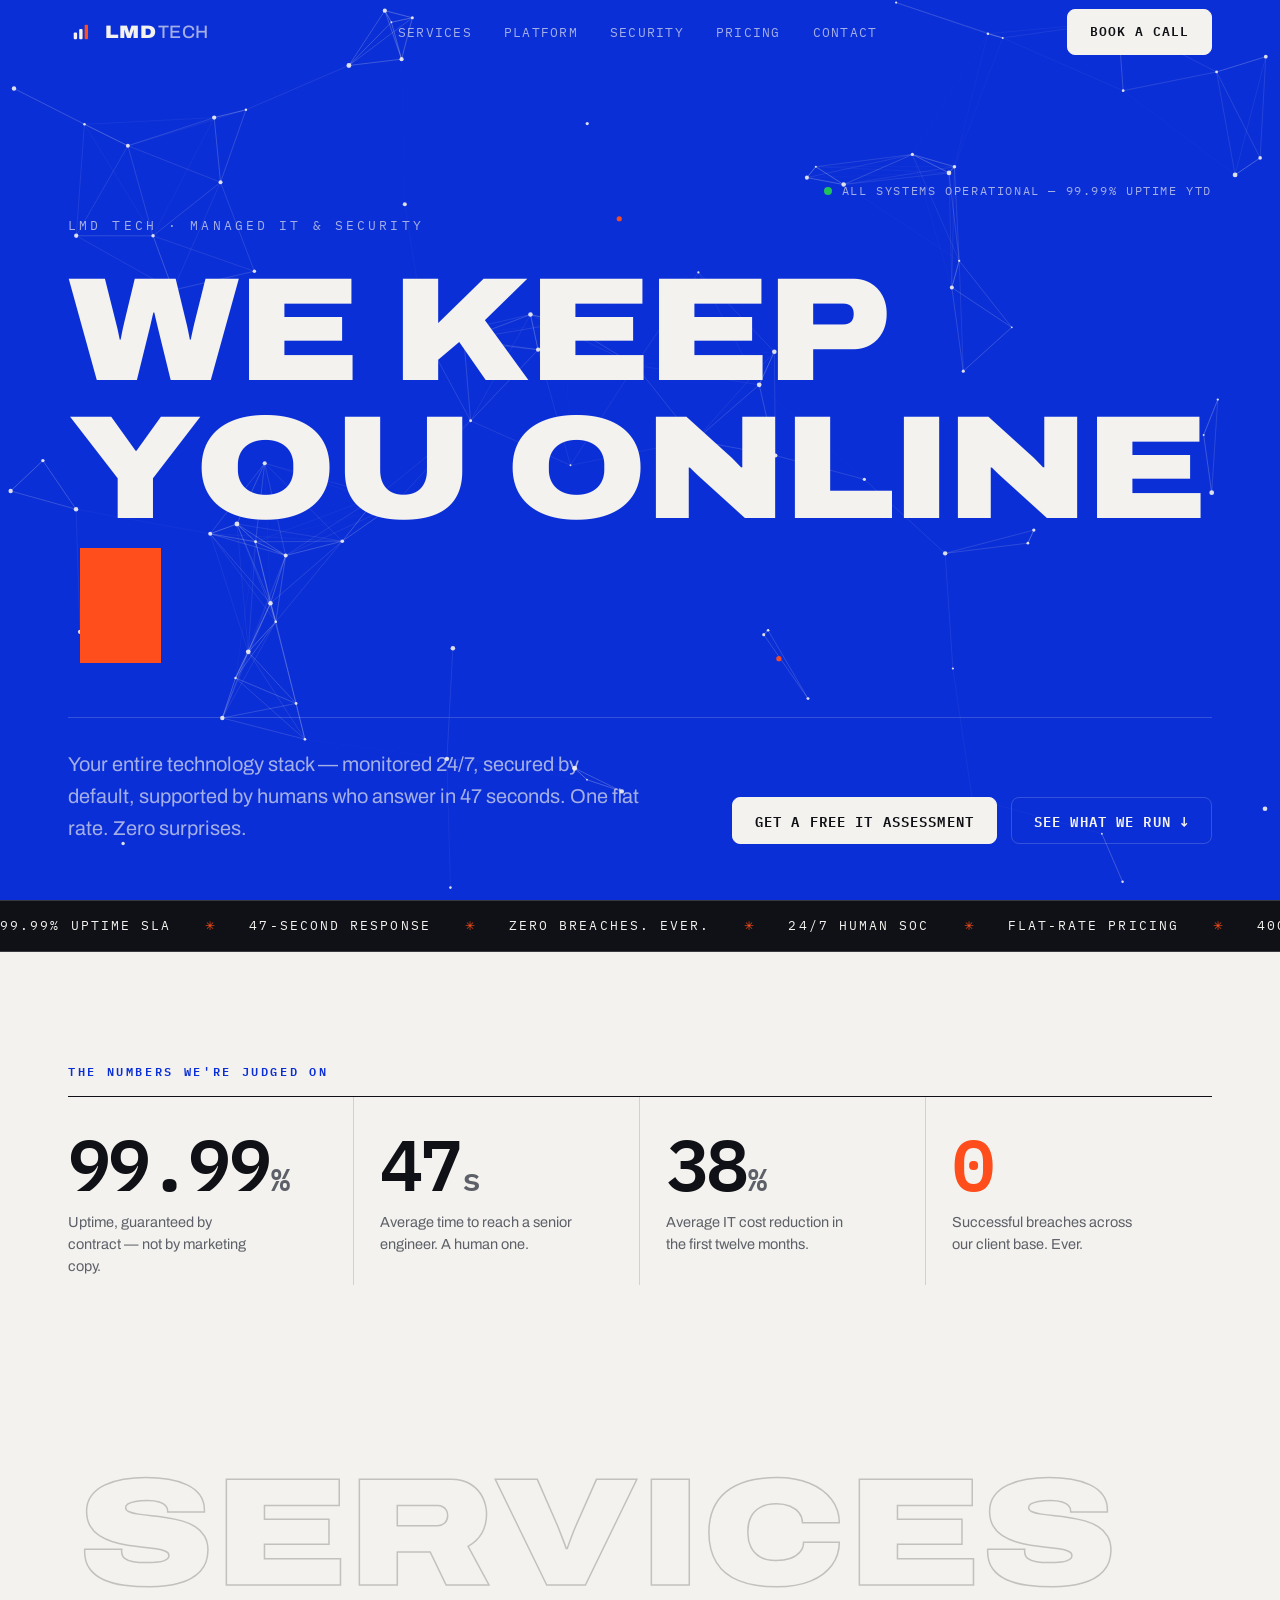
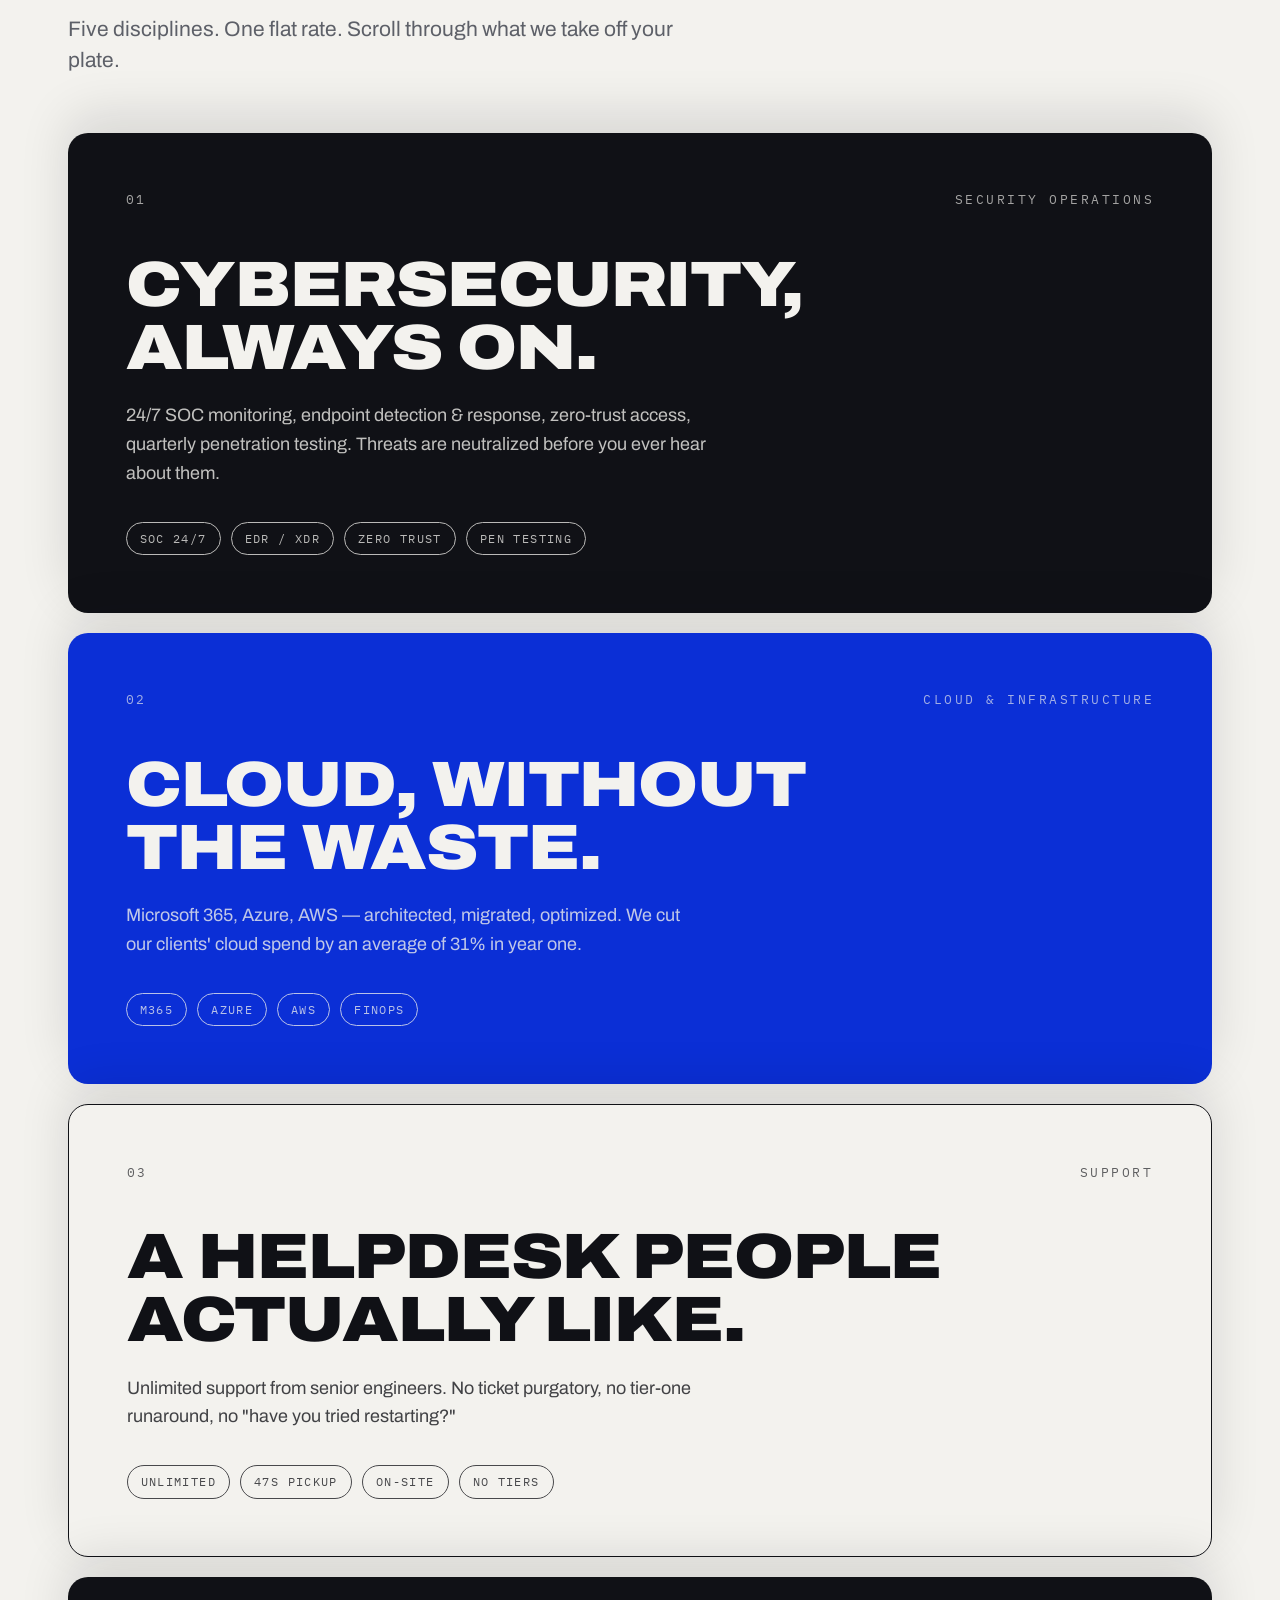
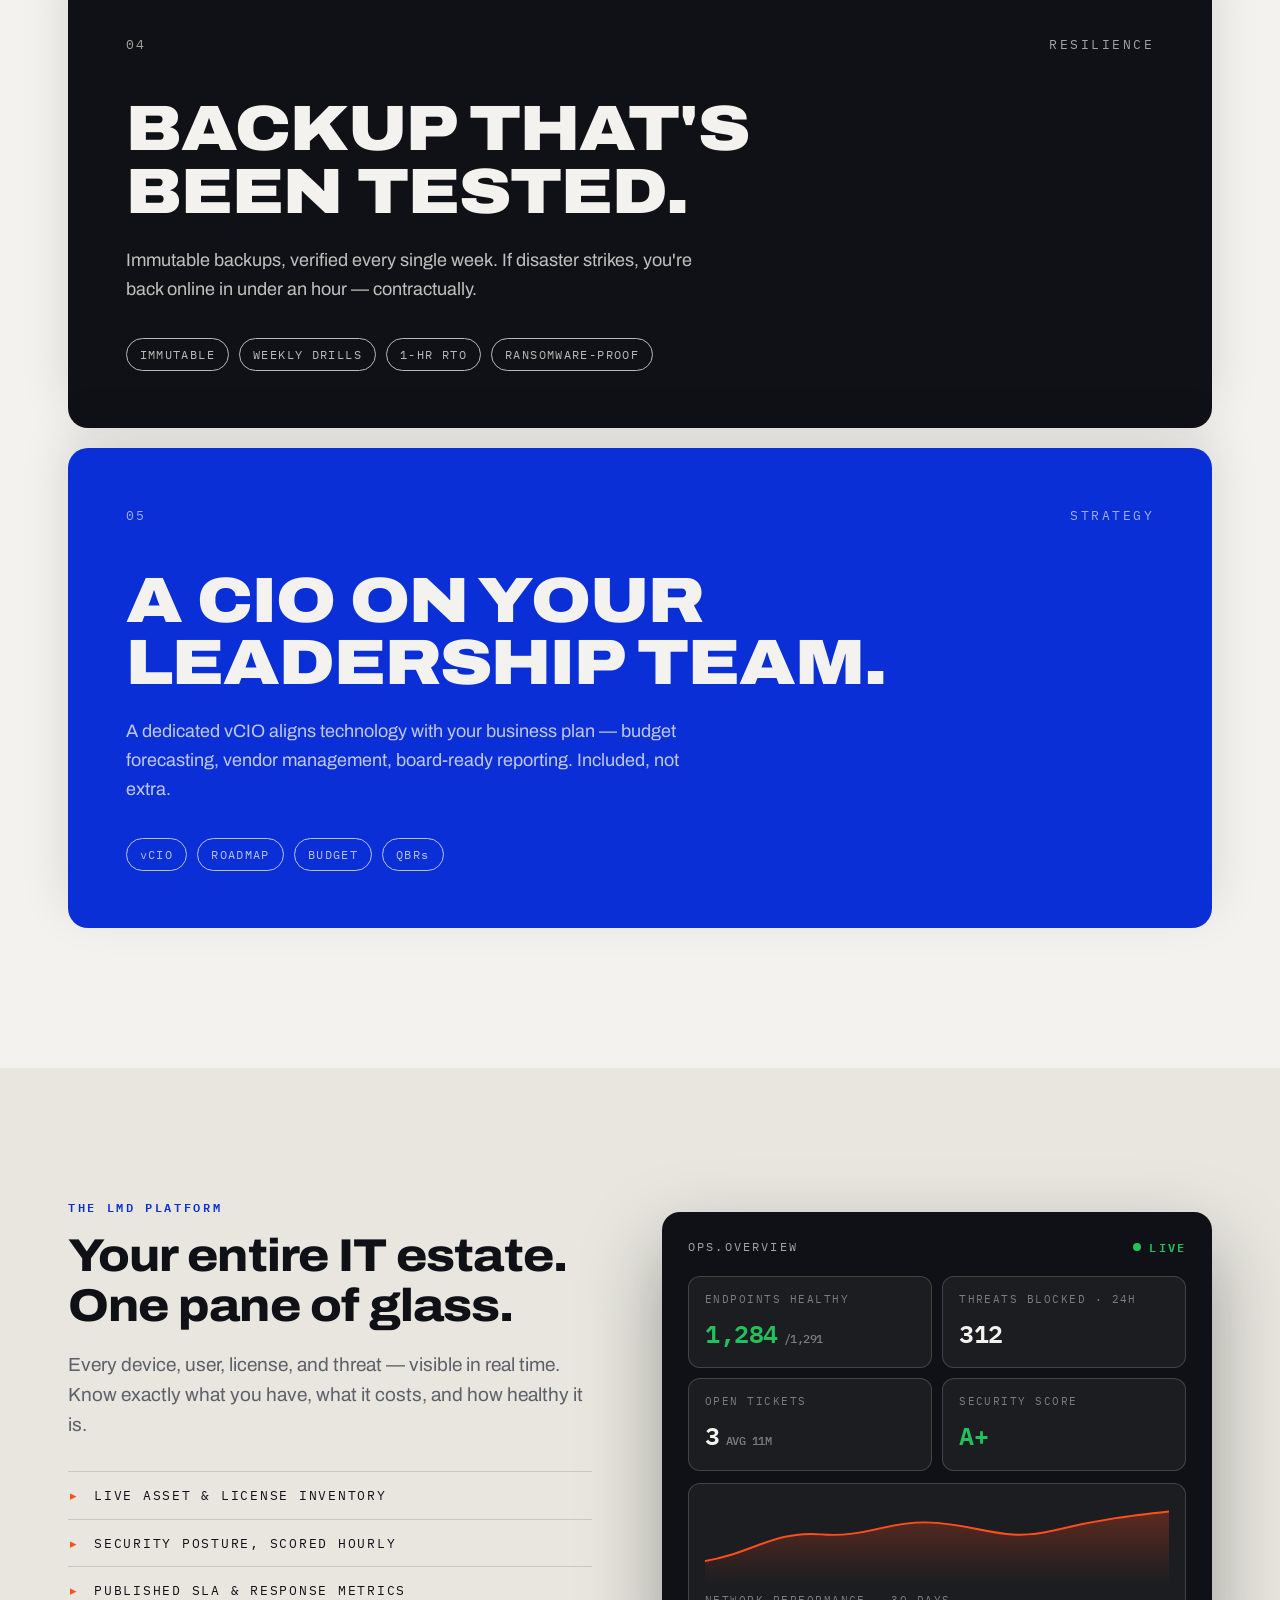
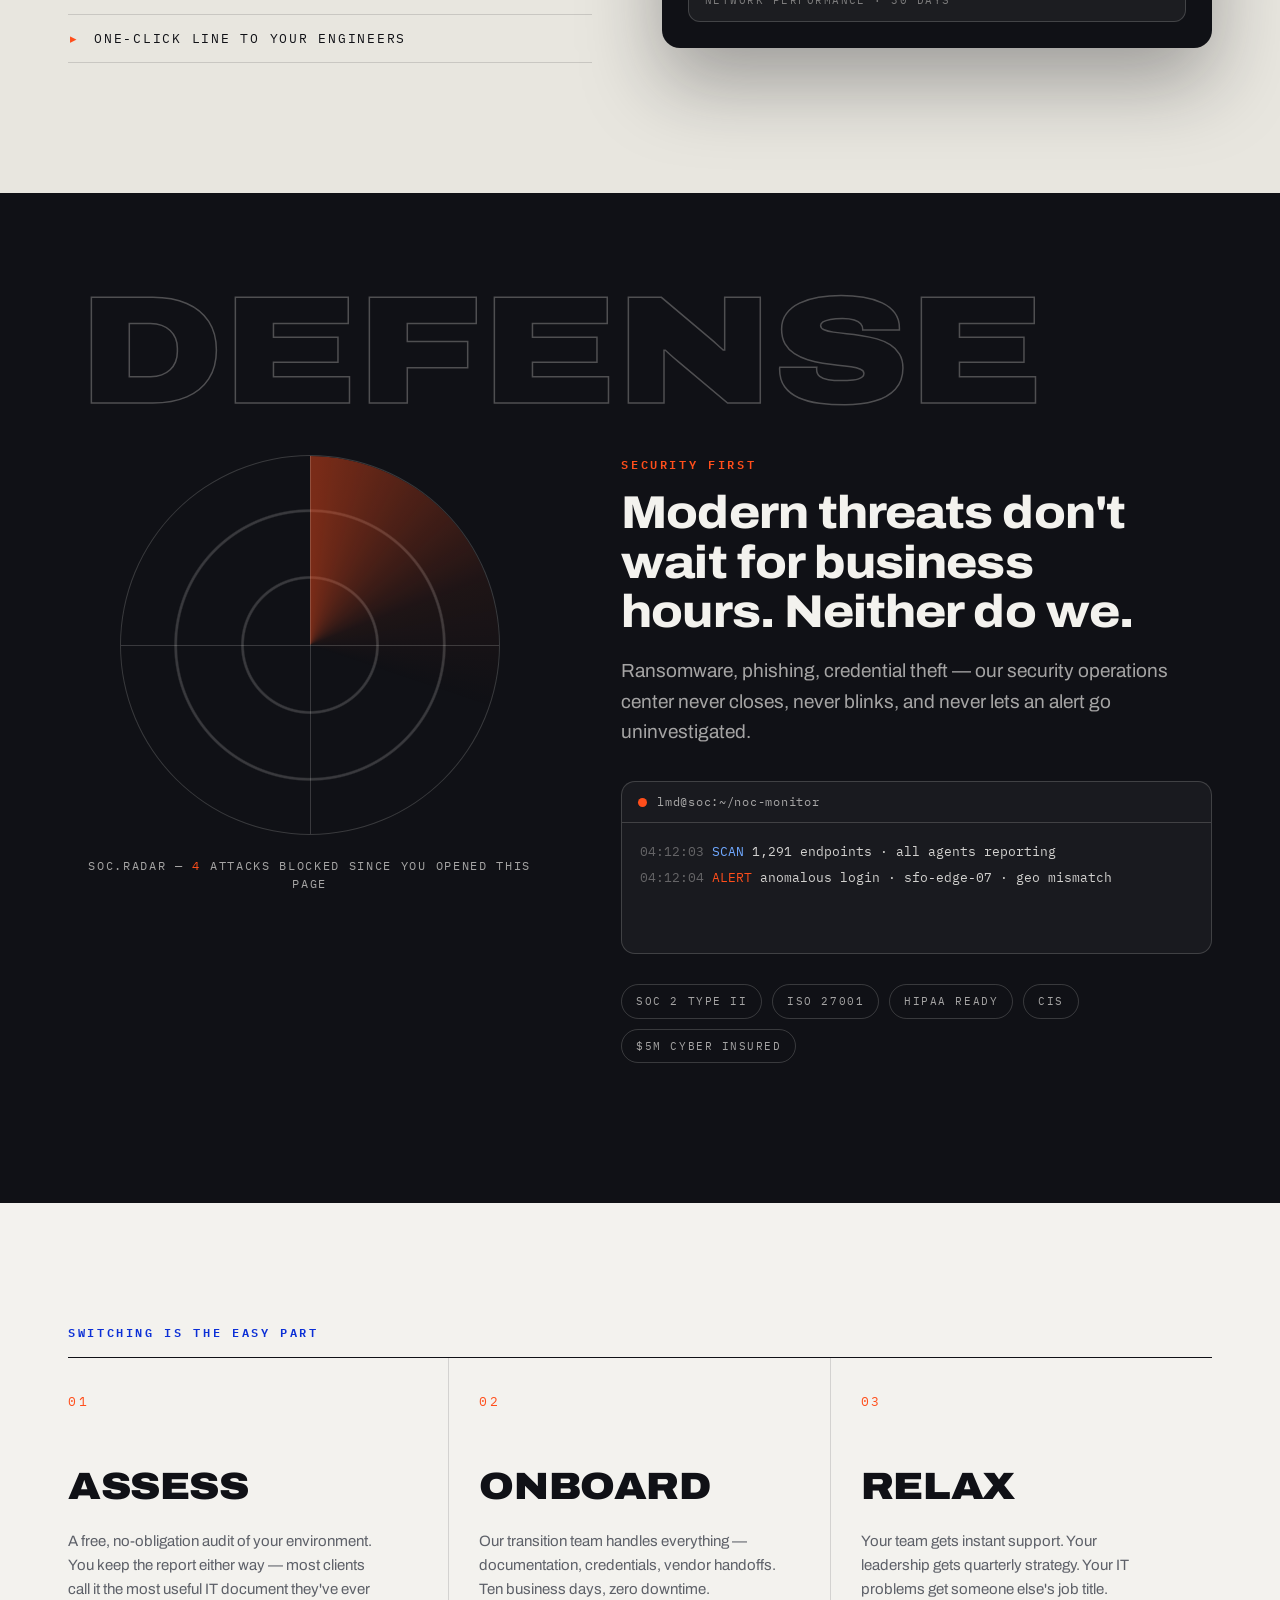
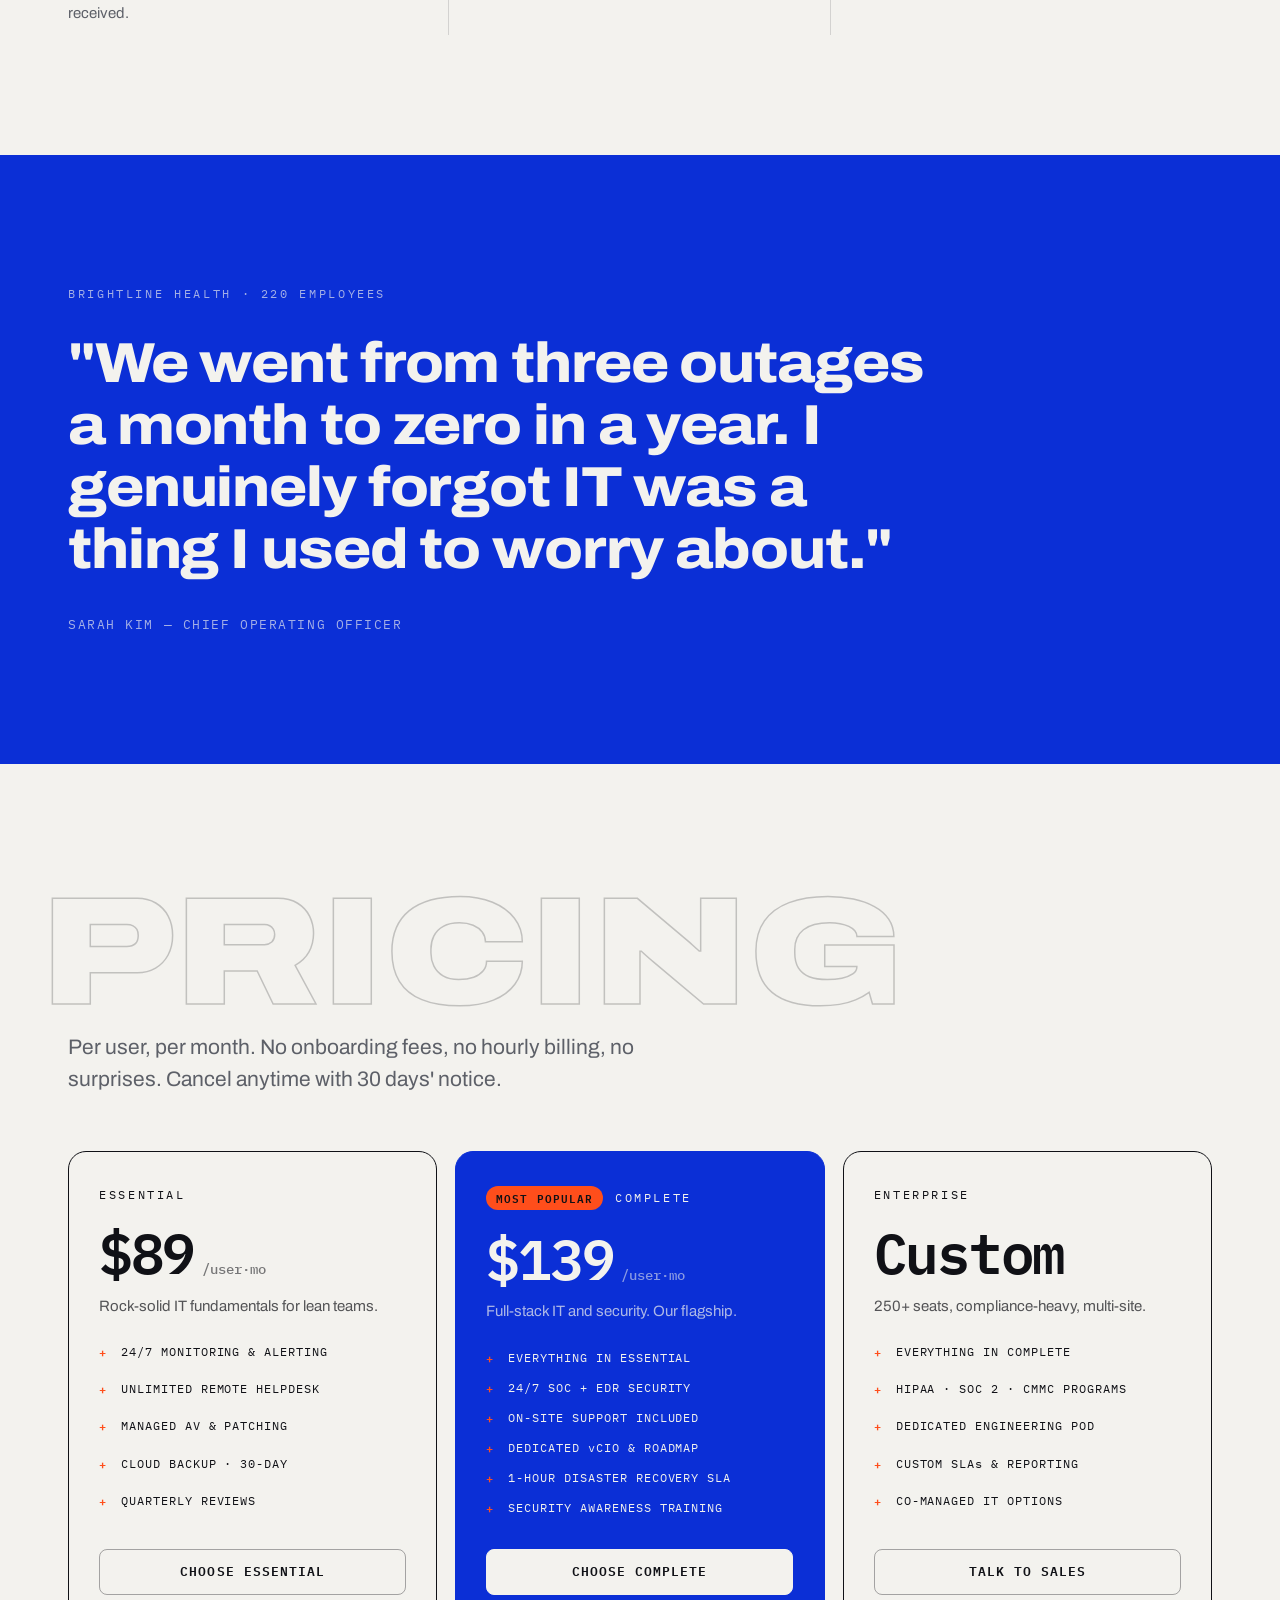
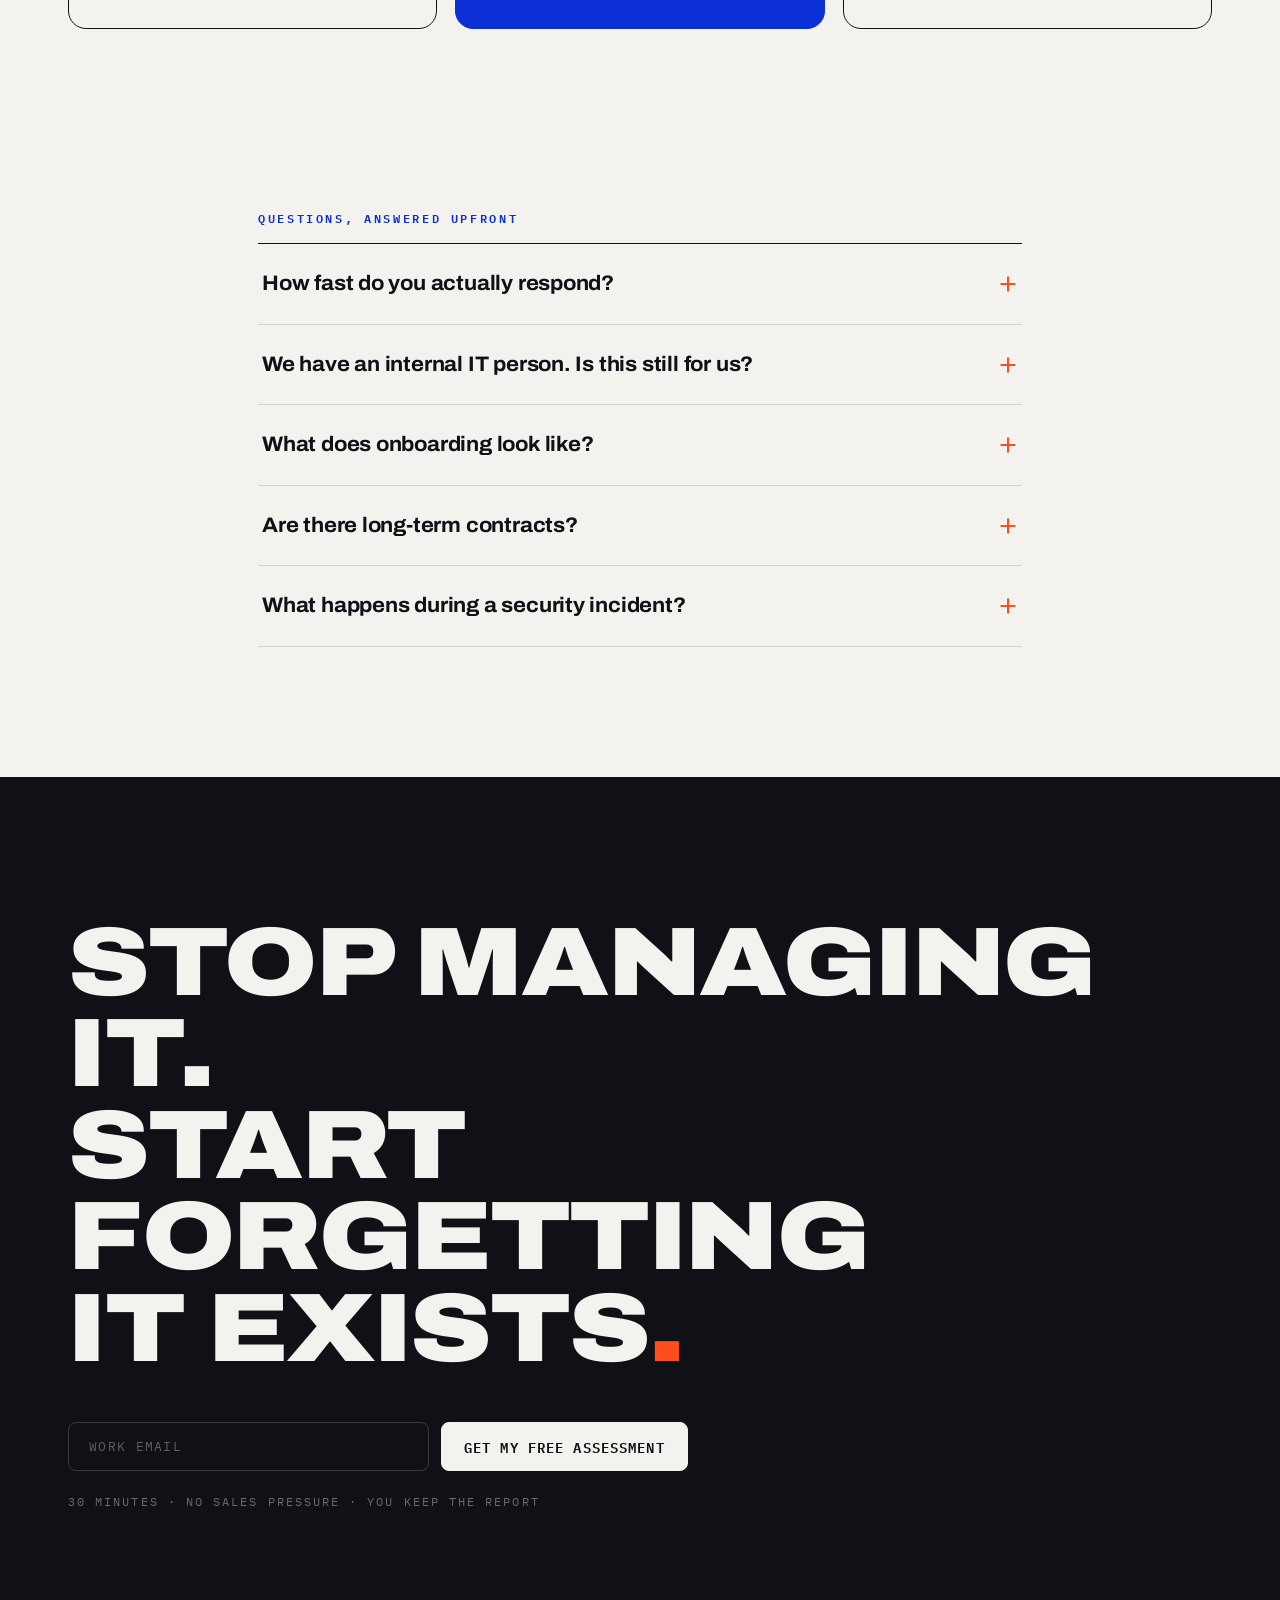
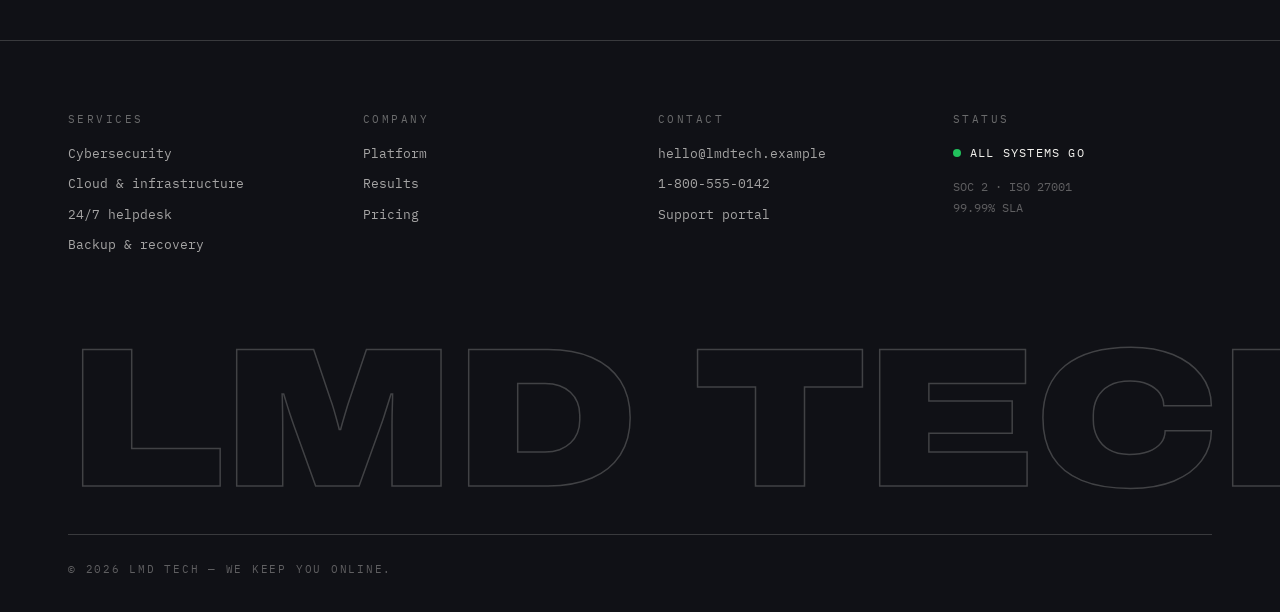
<file: index.html>
<!DOCTYPE html>
<html lang="en">
<head>
  <meta charset="UTF-8" />
  <meta name="viewport" content="width=device-width, initial-scale=1.0" />
  <title>LMD Tech — We keep you online.</title>
  <meta name="description" content="LMD Tech is the managed services provider for companies that refuse to think about IT. 24/7 monitoring, cybersecurity, cloud, and unlimited support — one flat rate." />
  <link rel="icon" href="data:image/svg+xml,<svg xmlns='http://www.w3.org/2000/svg' viewBox='0 0 100 100'><rect width='100' height='100' rx='18' fill='%230B2FD6'/><rect x='22' y='52' width='13' height='26' rx='4' fill='%23F3F2EE'/><rect x='43' y='38' width='13' height='40' rx='4' fill='%23F3F2EE'/><rect x='64' y='22' width='13' height='56' rx='4' fill='%23FF4E1B'/></svg>" />
  <link rel="preconnect" href="https://fonts.googleapis.com" />
  <link rel="preconnect" href="https://fonts.gstatic.com" crossorigin />
  <link href="https://fonts.googleapis.com/css2?family=Archivo:ital,wdth,wght@0,62.5..125,100..900;1,62.5..125,100..900&family=IBM+Plex+Mono:wght@400;500;600&display=swap" rel="stylesheet" />
  <link rel="stylesheet" href="css/style.css" />
</head>
<body>

  <!-- boot sequence overlay (shown via JS, skipped for reduced motion) -->
  <div class="boot" id="boot" aria-hidden="true">
    <div class="boot-lines" id="bootLines"></div>
  </div>

  <!-- cursor follower ring -->
  <div class="ring" id="ring" aria-hidden="true"></div>

  <!-- ============ NAV ============ -->
  <nav class="nav" id="nav">
    <div class="nav-inner">
      <a href="#top" class="logo" aria-label="LMD Tech home">
        <svg width="26" height="26" viewBox="0 0 100 100" aria-hidden="true">
          <rect width="100" height="100" rx="18" fill="#0B2FD6"/>
          <rect x="22" y="52" width="13" height="26" rx="4" fill="#F3F2EE"/>
          <rect x="43" y="38" width="13" height="40" rx="4" fill="#F3F2EE"/>
          <rect x="64" y="22" width="13" height="56" rx="4" fill="#FF4E1B"/>
        </svg>
        <span class="logo-word">LMD<em>TECH</em></span>
      </a>
      <div class="nav-links" id="navLinks">
        <a href="#services">Services</a>
        <a href="#platform">Platform</a>
        <a href="#security">Security</a>
        <a href="#pricing">Pricing</a>
        <a href="#contact">Contact</a>
      </div>
      <div class="nav-actions">
        <a href="#contact" class="btn btn-ivory btn-s magnet">Book a call</a>
        <button class="burger" id="navBurger" aria-label="Open menu" aria-expanded="false"><span></span><span></span></button>
      </div>
    </div>
  </nav>

  <!-- ============ HERO ============ -->
  <header class="hero" id="top">
    <canvas id="net" class="hero-net" aria-hidden="true"></canvas>
    <div class="hero-content">
      <p class="kicker line-mask"><span class="line-inner">LMD TECH · MANAGED IT &amp; SECURITY</span></p>
      <h1 class="display">
        <span class="line-mask"><span class="line-inner">WE KEEP</span></span>
        <span class="line-mask"><span class="line-inner">YOU ONLINE<span class="caret" aria-hidden="true"></span></span></span>
      </h1>
      <div class="hero-foot">
        <p class="hero-sub line-mask"><span class="line-inner">Your entire technology stack — monitored 24/7, secured by default, supported by humans who answer in 47 seconds. One flat rate. Zero surprises.</span></p>
        <div class="hero-cta line-mask">
          <span class="line-inner">
            <a href="#contact" class="btn btn-ivory btn-l magnet">Get a free IT assessment</a>
            <a href="#services" class="btn btn-ghost btn-l magnet">See what we run ↓</a>
          </span>
        </div>
      </div>
      <div class="hero-status" aria-hidden="true">
        <span class="status-dot"></span>
        <span class="mono">ALL SYSTEMS OPERATIONAL — 99.99% UPTIME YTD</span>
      </div>
    </div>
  </header>

  <!-- ============ TICKER ============ -->
  <div class="ticker" aria-hidden="true">
    <div class="ticker-track" id="tickerTrack">
      <span>99.99% uptime SLA</span><i>✳</i>
      <span>47-second response</span><i>✳</i>
      <span>Zero breaches. Ever.</span><i>✳</i>
      <span>24/7 human SOC</span><i>✳</i>
      <span>Flat-rate pricing</span><i>✳</i>
      <span>400+ companies</span><i>✳</i>
    </div>
  </div>

  <!-- ============ STATS ============ -->
  <section class="stats" id="results">
    <div class="wrap">
      <p class="eyebrow reveal">The numbers we're judged on</p>
      <div class="stats-grid">
        <div class="stat reveal">
          <div class="stat-n mono"><span class="counter" data-target="99.99" data-decimals="2">0</span><em>%</em></div>
          <p>Uptime, guaranteed by contract — not by marketing copy.</p>
        </div>
        <div class="stat reveal">
          <div class="stat-n mono"><span class="counter" data-target="47">0</span><em>s</em></div>
          <p>Average time to reach a senior engineer. A human one.</p>
        </div>
        <div class="stat reveal">
          <div class="stat-n mono"><span class="counter" data-target="38">0</span><em>%</em></div>
          <p>Average IT cost reduction in the first twelve months.</p>
        </div>
        <div class="stat reveal">
          <div class="stat-n mono accent"><span class="counter" data-target="0">0</span></div>
          <p>Successful breaches across our client base. Ever.</p>
        </div>
      </div>
    </div>
  </section>

  <!-- ============ SERVICES / STICKY STACK ============ -->
  <section class="services" id="services">
    <div class="wrap">
      <h2 class="giant-outline" aria-hidden="true">SERVICES</h2>
      <p class="section-lede reveal">Five disciplines. One flat rate. Scroll through what we take off your plate.</p>
    </div>
    <div class="stack wrap">
      <article class="card card-ink">
        <div class="card-top mono"><span>01</span><span>SECURITY OPERATIONS</span></div>
        <h3>Cybersecurity,<br />always on.</h3>
        <p>24/7 SOC monitoring, endpoint detection &amp; response, zero-trust access, quarterly penetration testing. Threats are neutralized before you ever hear about them.</p>
        <div class="tags mono"><span>SOC 24/7</span><span>EDR / XDR</span><span>ZERO TRUST</span><span>PEN TESTING</span></div>
      </article>
      <article class="card card-blue">
        <div class="card-top mono"><span>02</span><span>CLOUD &amp; INFRASTRUCTURE</span></div>
        <h3>Cloud, without<br />the waste.</h3>
        <p>Microsoft 365, Azure, AWS — architected, migrated, optimized. We cut our clients' cloud spend by an average of 31% in year one.</p>
        <div class="tags mono"><span>M365</span><span>AZURE</span><span>AWS</span><span>FINOPS</span></div>
      </article>
      <article class="card card-bone">
        <div class="card-top mono"><span>03</span><span>SUPPORT</span></div>
        <h3>A helpdesk people<br />actually like.</h3>
        <p>Unlimited support from senior engineers. No ticket purgatory, no tier-one runaround, no "have you tried restarting?"</p>
        <div class="tags mono"><span>UNLIMITED</span><span>47S PICKUP</span><span>ON-SITE</span><span>NO TIERS</span></div>
      </article>
      <article class="card card-ink">
        <div class="card-top mono"><span>04</span><span>RESILIENCE</span></div>
        <h3>Backup that's<br />been tested.</h3>
        <p>Immutable backups, verified every single week. If disaster strikes, you're back online in under an hour — contractually.</p>
        <div class="tags mono"><span>IMMUTABLE</span><span>WEEKLY DRILLS</span><span>1-HR RTO</span><span>RANSOMWARE-PROOF</span></div>
      </article>
      <article class="card card-blue">
        <div class="card-top mono"><span>05</span><span>STRATEGY</span></div>
        <h3>A CIO on your<br />leadership team.</h3>
        <p>A dedicated vCIO aligns technology with your business plan — budget forecasting, vendor management, board-ready reporting. Included, not extra.</p>
        <div class="tags mono"><span>vCIO</span><span>ROADMAP</span><span>BUDGET</span><span>QBRs</span></div>
      </article>
    </div>
  </section>

  <!-- ============ PLATFORM ============ -->
  <section class="platform" id="platform">
    <div class="wrap platform-grid">
      <div class="platform-copy">
        <p class="eyebrow reveal">The LMD Platform</p>
        <h2 class="h2 reveal">Your entire IT estate.<br />One pane of glass.</h2>
        <p class="lede reveal">Every device, user, license, and threat — visible in real time. Know exactly what you have, what it costs, and how healthy it is.</p>
        <ul class="ticks reveal mono">
          <li>LIVE ASSET &amp; LICENSE INVENTORY</li>
          <li>SECURITY POSTURE, SCORED HOURLY</li>
          <li>PUBLISHED SLA &amp; RESPONSE METRICS</li>
          <li>ONE-CLICK LINE TO YOUR ENGINEERS</li>
        </ul>
      </div>
      <div class="dash reveal" id="dash" aria-hidden="true">
        <div class="dash-head mono">
          <span>OPS.OVERVIEW</span>
          <span class="live"><i class="status-dot"></i>LIVE</span>
        </div>
        <div class="dash-tiles">
          <div class="tile"><span class="tile-k mono">ENDPOINTS HEALTHY</span><span class="tile-v mono good">1,284<small>/1,291</small></span></div>
          <div class="tile"><span class="tile-k mono">THREATS BLOCKED · 24H</span><span class="tile-v mono">312</span></div>
          <div class="tile"><span class="tile-k mono">OPEN TICKETS</span><span class="tile-v mono">3<small>AVG 11M</small></span></div>
          <div class="tile"><span class="tile-k mono">SECURITY SCORE</span><span class="tile-v mono good">A+</span></div>
        </div>
        <div class="dash-chart">
          <svg viewBox="0 0 400 110" preserveAspectRatio="none">
            <defs>
              <linearGradient id="cf" x1="0" y1="0" x2="0" y2="1">
                <stop offset="0%" stop-color="#FF4E1B" stop-opacity="0.28"/>
                <stop offset="100%" stop-color="#FF4E1B" stop-opacity="0"/>
              </linearGradient>
            </defs>
            <path class="c-area" d="M0,80 C40,70 60,40 100,45 C140,50 160,25 200,30 C240,35 260,55 300,40 C340,25 370,20 400,15 L400,110 L0,110 Z" fill="url(#cf)"/>
            <path class="c-line" d="M0,80 C40,70 60,40 100,45 C140,50 160,25 200,30 C240,35 260,55 300,40 C340,25 370,20 400,15" fill="none" stroke="#FF4E1B" stroke-width="2.5" stroke-linecap="round"/>
          </svg>
          <span class="tile-k mono">NETWORK PERFORMANCE · 30 DAYS</span>
        </div>
      </div>
    </div>
  </section>

  <!-- ============ SECURITY ============ -->
  <section class="security" id="security">
    <div class="wrap">
      <h2 class="giant-outline giant-outline-ivory" aria-hidden="true">DEFENSE</h2>
      <div class="security-grid">
        <div class="radar-wrap reveal">
          <div class="radar" id="radar">
            <div class="radar-sweep"></div>
            <div class="radar-cross"></div>
          </div>
          <p class="mono radar-cap">SOC.RADAR — <span id="threatCounter" class="accent">4</span> ATTACKS BLOCKED SINCE YOU OPENED THIS PAGE</p>
        </div>
        <div class="security-copy">
          <p class="eyebrow reveal">Security first</p>
          <h2 class="h2 reveal">Modern threats don't wait for business hours. Neither do we.</h2>
          <p class="lede reveal">Ransomware, phishing, credential theft — our security operations center never closes, never blinks, and never lets an alert go uninvestigated.</p>
          <div class="terminal reveal" aria-hidden="true">
            <div class="terminal-bar mono"><span class="tb-dot"></span>lmd@soc:~/noc-monitor</div>
            <div class="terminal-body mono" id="terminalBody"></div>
          </div>
          <div class="badges reveal mono">
            <span>SOC 2 TYPE II</span><span>ISO 27001</span><span>HIPAA READY</span><span>CIS</span><span>$5M CYBER INSURED</span>
          </div>
        </div>
      </div>
    </div>
  </section>

  <!-- ============ PROCESS ============ -->
  <section class="process">
    <div class="wrap">
      <p class="eyebrow reveal">Switching is the easy part</p>
      <div class="steps">
        <div class="step reveal">
          <span class="step-n mono">01</span>
          <h3>Assess</h3>
          <p>A free, no-obligation audit of your environment. You keep the report either way — most clients call it the most useful IT document they've ever received.</p>
        </div>
        <div class="step reveal">
          <span class="step-n mono">02</span>
          <h3>Onboard</h3>
          <p>Our transition team handles everything — documentation, credentials, vendor handoffs. Ten business days, zero downtime.</p>
        </div>
        <div class="step reveal">
          <span class="step-n mono">03</span>
          <h3>Relax</h3>
          <p>Your team gets instant support. Your leadership gets quarterly strategy. Your IT problems get someone else's job title.</p>
        </div>
      </div>
    </div>
  </section>

  <!-- ============ TESTIMONIAL ============ -->
  <section class="quote-band">
    <div class="wrap">
      <p class="mono quote-k reveal">BRIGHTLINE HEALTH · 220 EMPLOYEES</p>
      <blockquote class="reveal">"We went from three outages a month to zero in a year. I genuinely forgot IT was a thing I used to worry about."</blockquote>
      <p class="quote-a reveal">Sarah Kim — Chief Operating Officer</p>
    </div>
  </section>

  <!-- ============ PRICING ============ -->
  <section class="pricing" id="pricing">
    <div class="wrap">
      <h2 class="giant-outline" aria-hidden="true">PRICING</h2>
      <p class="section-lede reveal">Per user, per month. No onboarding fees, no hourly billing, no surprises. Cancel anytime with 30 days' notice.</p>
      <div class="price-grid">
        <div class="price-card reveal">
          <p class="mono price-tag">ESSENTIAL</p>
          <div class="price mono">$89<span>/user·mo</span></div>
          <p class="price-desc">Rock-solid IT fundamentals for lean teams.</p>
          <ul class="mono">
            <li>24/7 MONITORING &amp; ALERTING</li>
            <li>UNLIMITED REMOTE HELPDESK</li>
            <li>MANAGED AV &amp; PATCHING</li>
            <li>CLOUD BACKUP · 30-DAY</li>
            <li>QUARTERLY REVIEWS</li>
          </ul>
          <a href="#contact" class="btn btn-line magnet">Choose Essential</a>
        </div>
        <div class="price-card price-featured reveal">
          <p class="mono price-tag"><span class="flag">MOST POPULAR</span>COMPLETE</p>
          <div class="price mono">$139<span>/user·mo</span></div>
          <p class="price-desc">Full-stack IT and security. Our flagship.</p>
          <ul class="mono">
            <li>EVERYTHING IN ESSENTIAL</li>
            <li>24/7 SOC + EDR SECURITY</li>
            <li>ON-SITE SUPPORT INCLUDED</li>
            <li>DEDICATED vCIO &amp; ROADMAP</li>
            <li>1-HOUR DISASTER RECOVERY SLA</li>
            <li>SECURITY AWARENESS TRAINING</li>
          </ul>
          <a href="#contact" class="btn btn-ivory magnet">Choose Complete</a>
        </div>
        <div class="price-card reveal">
          <p class="mono price-tag">ENTERPRISE</p>
          <div class="price mono">Custom</div>
          <p class="price-desc">250+ seats, compliance-heavy, multi-site.</p>
          <ul class="mono">
            <li>EVERYTHING IN COMPLETE</li>
            <li>HIPAA · SOC 2 · CMMC PROGRAMS</li>
            <li>DEDICATED ENGINEERING POD</li>
            <li>CUSTOM SLAs &amp; REPORTING</li>
            <li>CO-MANAGED IT OPTIONS</li>
          </ul>
          <a href="#contact" class="btn btn-line magnet">Talk to sales</a>
        </div>
      </div>
    </div>
  </section>

  <!-- ============ FAQ ============ -->
  <section class="faq-band">
    <div class="wrap wrap-narrow">
      <p class="eyebrow reveal">Questions, answered upfront</p>
      <div class="faq reveal">
        <details>
          <summary>How fast do you actually respond?<span class="fx" aria-hidden="true"></span></summary>
          <p>Average speed-to-answer is 47 seconds, and critical issues get a senior engineer engaged within 15 minutes — contractually. Our real response metrics are published in your dashboard, so you never have to take our word for it.</p>
        </details>
        <details>
          <summary>We have an internal IT person. Is this still for us?<span class="fx" aria-hidden="true"></span></summary>
          <p>Yes — our co-managed model gives your internal team enterprise tooling, a 24/7 safety net, and deep specialists on demand, so they can focus on projects instead of password resets.</p>
        </details>
        <details>
          <summary>What does onboarding look like?<span class="fx" aria-hidden="true"></span></summary>
          <p>A dedicated transition team documents your environment, deploys our stack, and coordinates with your previous provider. Ten business days, zero user downtime. You'll barely notice — which is the point.</p>
        </details>
        <details>
          <summary>Are there long-term contracts?<span class="fx" aria-hidden="true"></span></summary>
          <p>No. We earn your business monthly. Every plan is cancel-anytime with 30 days' notice, and we hand over complete documentation if you ever leave.</p>
        </details>
        <details>
          <summary>What happens during a security incident?<span class="fx" aria-hidden="true"></span></summary>
          <p>Our SOC isolates the threat immediately — usually before you're aware of it. You get a plain-English incident report, we handle remediation end-to-end, and $5M in cyber liability coverage backs every engagement.</p>
        </details>
      </div>
    </div>
  </section>

  <!-- ============ CTA ============ -->
  <section class="cta" id="contact">
    <div class="wrap">
      <h2 class="display cta-display reveal">STOP MANAGING IT.<br />START FORGETTING<br />IT EXISTS<span class="accent">.</span></h2>
      <form class="cta-form reveal" id="ctaForm">
        <input type="email" placeholder="WORK EMAIL" class="mono" aria-label="Work email" required />
        <button type="submit" class="btn btn-ivory btn-l magnet">Get my free assessment</button>
      </form>
      <p class="mono cta-fine reveal">30 MINUTES · NO SALES PRESSURE · YOU KEEP THE REPORT</p>
    </div>
  </section>

  <!-- ============ FOOTER ============ -->
  <footer class="footer">
    <div class="wrap">
      <div class="footer-grid mono">
        <div>
          <p class="f-h">SERVICES</p>
          <a href="#services">Cybersecurity</a>
          <a href="#services">Cloud &amp; infrastructure</a>
          <a href="#services">24/7 helpdesk</a>
          <a href="#services">Backup &amp; recovery</a>
        </div>
        <div>
          <p class="f-h">COMPANY</p>
          <a href="#platform">Platform</a>
          <a href="#results">Results</a>
          <a href="#pricing">Pricing</a>
        </div>
        <div>
          <p class="f-h">CONTACT</p>
          <a href="mailto:hello@lmdtech.example">hello@lmdtech.example</a>
          <a href="tel:+18005550142">1-800-555-0142</a>
          <a href="#contact">Support portal</a>
        </div>
        <div>
          <p class="f-h">STATUS</p>
          <p class="f-status"><span class="status-dot"></span>ALL SYSTEMS GO</p>
          <p class="f-dim">SOC 2 · ISO 27001<br />99.99% SLA</p>
        </div>
      </div>
      <div class="footer-mark" aria-hidden="true">LMD TECH</div>
      <div class="footer-legal mono">© 2026 LMD TECH — WE KEEP YOU ONLINE.</div>
    </div>
  </footer>

  <script src="js/main.js"></script>
</body>
</html>
</file>
<file: css/style.css>
/* ================================================================
   LMD TECH — We keep you online.
   Klein blue / bone paper / signal orange. Expanded grotesque display,
   mono telemetry. Swiss precision, mission-control energy.
   ================================================================ */

:root {
  --blue: #0B2FD6;
  --blue-deep: #0823A6;
  --ink: #101116;
  --ink-2: #16181f;
  --bone: #F3F2EE;
  --bone-dim: #E8E6DF;
  --orange: #FF4E1B;
  --green: #21C15C;
  --grey: #5D6068;
  --ivory-soft: rgba(243, 242, 238, 0.66);
  --line-ink: rgba(16, 17, 22, 0.14);
  --line-ivory: rgba(243, 242, 238, 0.18);
  --font: "Archivo", "Helvetica Neue", Helvetica, Arial, sans-serif;
  --mono: "IBM Plex Mono", "SF Mono", ui-monospace, Menlo, monospace;
  --ease: cubic-bezier(0.22, 1, 0.36, 1);
  --nav-h: 64px;
}

* { margin: 0; padding: 0; box-sizing: border-box; }
html { scroll-behavior: smooth; }

body {
  font-family: var(--font);
  background: var(--bone);
  color: var(--ink);
  line-height: 1.5;
  -webkit-font-smoothing: antialiased;
  text-rendering: optimizeLegibility;
  overflow-x: hidden;
}

.wrap { max-width: 1200px; margin: 0 auto; padding: 0 28px; }
.wrap-narrow { max-width: 820px; }
.mono { font-family: var(--mono); }
.accent { color: var(--orange); }
section { scroll-margin-top: var(--nav-h); }

::selection { background: var(--blue); color: var(--bone); }

/* ---------------- Type roles ---------------- */
.display {
  font-weight: 900;
  font-stretch: 118%;
  text-transform: uppercase;
  letter-spacing: -0.015em;
  line-height: 0.94;
}
.h2 {
  font-size: clamp(30px, 3.6vw, 46px);
  font-weight: 800;
  font-stretch: 110%;
  letter-spacing: -0.02em;
  line-height: 1.08;
  text-wrap: balance;
  margin-bottom: 18px;
}
.eyebrow {
  font-family: var(--mono);
  font-size: 12px;
  font-weight: 600;
  letter-spacing: 0.22em;
  text-transform: uppercase;
  color: var(--blue);
  margin-bottom: 16px;
}
.lede {
  font-size: clamp(16px, 1.7vw, 19px);
  color: var(--grey);
  max-width: 56ch;
  line-height: 1.6;
}
.section-lede {
  font-size: clamp(17px, 1.9vw, 21px);
  color: var(--grey);
  max-width: 52ch;
  margin-top: -24px;
  margin-bottom: 56px;
}

/* Giant outlined section markers */
.giant-outline {
  font-weight: 900;
  font-stretch: 125%;
  font-size: clamp(64px, 12vw, 176px);
  line-height: 0.9;
  letter-spacing: 0.01em;
  color: transparent;
  -webkit-text-stroke: 1.5px rgba(16, 17, 22, 0.22);
  user-select: none;
  margin: 0 0 34px -4px;
  white-space: nowrap;
  will-change: transform;
}
.giant-outline-ivory { -webkit-text-stroke-color: rgba(243, 242, 238, 0.28); }

/* ---------------- Reveal ---------------- */
.reveal {
  opacity: 0;
  transform: translateY(26px);
  transition: opacity 0.85s var(--ease), transform 0.85s var(--ease);
}
.reveal.in { opacity: 1; transform: none; }

/* Hero line masks: children rise out of clipped lines */
.line-mask { display: block; overflow: hidden; }
.line-mask .line-inner {
  display: inline-block;
  transform: translateY(110%);
  transition: transform 1s var(--ease);
}
body.ready .line-mask .line-inner { transform: none; }
.hero .line-mask:nth-of-type(1) .line-inner { transition-delay: 0.05s; }
h1 .line-mask:nth-child(1) .line-inner { transition-delay: 0.12s; }
h1 .line-mask:nth-child(2) .line-inner { transition-delay: 0.22s; }
.hero-foot .line-inner { transition-delay: 0.38s; }
.hero-cta .line-inner { transition-delay: 0.48s; }

@media (prefers-reduced-motion: reduce) {
  html { scroll-behavior: auto; }
  .reveal { opacity: 1; transform: none; transition: none; }
  .line-mask .line-inner { transform: none; transition: none; }
  * { animation-duration: 0.001s !important; animation-iteration-count: 1 !important; transition-duration: 0.001s !important; }
  .ticker-track { animation: none !important; }
  .radar-sweep { animation: none !important; }
}

/* ---------------- Buttons ---------------- */
.btn {
  display: inline-flex;
  align-items: center;
  justify-content: center;
  gap: 10px;
  font-family: var(--mono);
  font-weight: 600;
  font-size: 13px;
  letter-spacing: 0.08em;
  text-transform: uppercase;
  text-decoration: none;
  border: 1.5px solid transparent;
  border-radius: 8px;
  cursor: pointer;
  transition: transform 0.3s var(--ease), background 0.25s, color 0.25s, border-color 0.25s, box-shadow 0.3s;
  white-space: nowrap;
  will-change: transform;
}
.btn:active { transform: scale(0.97); }
.btn-s { padding: 9px 18px; }
.btn-l { padding: 15px 28px; font-size: 14px; }
.btn { padding: 12px 22px; }

.btn-ivory { background: var(--bone); color: var(--ink); border-color: var(--bone); }
.btn-ivory:hover { background: var(--orange); border-color: var(--orange); color: var(--ink); box-shadow: 0 10px 34px rgba(255, 78, 27, 0.35); }
.btn-ghost { background: transparent; color: var(--bone); border-color: var(--line-ivory); }
.btn-ghost:hover { border-color: var(--bone); }
.btn-line { background: transparent; color: var(--ink); border-color: rgba(16, 17, 22, 0.35); }
.btn-line:hover { background: var(--ink); color: var(--bone); border-color: var(--ink); }

/* ---------------- Boot overlay ---------------- */
.boot {
  position: fixed;
  inset: 0;
  z-index: 1000;
  background: var(--ink);
  display: none;
  align-items: flex-end;
  padding: 6vh 6vw;
  transition: transform 0.65s cubic-bezier(0.7, 0, 0.2, 1);
}
.boot.on { display: flex; }
.boot.done { transform: translateY(-100%); }
.boot-lines {
  font-family: var(--mono);
  font-size: clamp(12px, 1.4vw, 15px);
  line-height: 2.1;
  color: var(--ivory-soft);
}
.boot-lines b { color: var(--bone); font-weight: 600; }
.boot-lines .ok { color: var(--green); }
.boot-lines .acc { color: var(--orange); }

/* ---------------- Cursor ring ---------------- */
.ring {
  position: fixed;
  top: 0; left: 0;
  width: 34px; height: 34px;
  border: 1.5px solid var(--orange);
  border-radius: 50%;
  pointer-events: none;
  z-index: 999;
  transform: translate(-100px, -100px);
  transition: width 0.25s var(--ease), height 0.25s var(--ease), opacity 0.3s;
  opacity: 0;
  margin: -17px 0 0 -17px;
}
.ring.big { width: 56px; height: 56px; margin: -28px 0 0 -28px; opacity: 0.55; }

/* ---------------- Nav ---------------- */
.nav {
  position: fixed;
  inset: 0 0 auto 0;
  z-index: 100;
  height: var(--nav-h);
  transition: background 0.35s, border-color 0.35s;
  border-bottom: 1px solid transparent;
}
.nav.scrolled {
  background: rgba(16, 17, 22, 0.88);
  -webkit-backdrop-filter: blur(16px);
  backdrop-filter: blur(16px);
  border-bottom-color: var(--line-ivory);
}
.nav-inner {
  max-width: 1200px;
  margin: 0 auto;
  padding: 0 28px;
  height: var(--nav-h);
  display: flex;
  align-items: center;
  justify-content: space-between;
  gap: 24px;
}
.logo { display: inline-flex; align-items: center; gap: 11px; text-decoration: none; }
.logo-word {
  font-weight: 900;
  font-stretch: 118%;
  font-size: 18px;
  letter-spacing: 0.02em;
  color: var(--bone);
}
.logo-word em { font-style: normal; font-weight: 500; font-stretch: 100%; color: var(--ivory-soft); margin-left: 2px; }
.nav-links { display: flex; gap: 32px; }
.nav-links a {
  font-family: var(--mono);
  font-size: 12.5px;
  letter-spacing: 0.1em;
  text-transform: uppercase;
  color: var(--ivory-soft);
  text-decoration: none;
  transition: color 0.25s;
}
.nav-links a:hover { color: var(--bone); }
.nav-actions { display: flex; align-items: center; gap: 14px; }

.burger {
  display: none;
  flex-direction: column;
  justify-content: center;
  gap: 6px;
  width: 38px; height: 38px;
  background: none; border: none; cursor: pointer;
}
.burger span { display: block; height: 2px; width: 22px; margin: 0 auto; background: var(--bone); transition: transform 0.3s var(--ease); }
.burger.open span:first-child { transform: translateY(4px) rotate(45deg); }
.burger.open span:last-child { transform: translateY(-4px) rotate(-45deg); }

/* ---------------- Hero ---------------- */
.hero {
  position: relative;
  min-height: 100svh;
  background: var(--blue);
  color: var(--bone);
  display: flex;
  align-items: flex-end;
  overflow: hidden;
}
.hero-net { position: absolute; inset: 0; width: 100%; height: 100%; display: block; }
.hero-content {
  position: relative;
  z-index: 2;
  width: 100%;
  max-width: 1200px;
  margin: 0 auto;
  padding: calc(var(--nav-h) + 60px) 28px 56px;
}
.kicker {
  font-family: var(--mono);
  font-size: 13px;
  letter-spacing: 0.24em;
  color: var(--ivory-soft);
  margin-bottom: 26px;
}
.hero .display {
  font-size: clamp(56px, 11.5vw, 168px);
  margin-bottom: 40px;
}
.caret {
  display: inline-block;
  width: 0.55em; height: 0.78em;
  background: var(--orange);
  margin-left: 0.08em;
  vertical-align: -0.04em;
  animation: caret-blink 1.1s steps(1) infinite;
}
@keyframes caret-blink { 50% { opacity: 0; } }
.hero-foot {
  display: flex;
  align-items: flex-end;
  justify-content: space-between;
  gap: 40px;
  flex-wrap: wrap;
  border-top: 1px solid var(--line-ivory);
  padding-top: 30px;
}
.hero-sub { font-size: clamp(16px, 1.8vw, 20px); color: var(--ivory-soft); max-width: 52ch; line-height: 1.6; }
.hero-cta .line-inner { display: inline-flex; gap: 14px; flex-wrap: wrap; }
.hero-status {
  position: absolute;
  top: calc(var(--nav-h) + 26px);
  right: 28px;
  display: inline-flex;
  align-items: center;
  gap: 10px;
  font-size: 11.5px;
  letter-spacing: 0.14em;
  color: var(--ivory-soft);
}
.status-dot {
  width: 8px; height: 8px;
  border-radius: 50%;
  background: var(--green);
  display: inline-block;
  box-shadow: 0 0 0 0 rgba(33, 193, 92, 0.6);
  animation: pulse 2.4s infinite;
}
@keyframes pulse {
  0% { box-shadow: 0 0 0 0 rgba(33, 193, 92, 0.55); }
  70% { box-shadow: 0 0 0 9px rgba(33, 193, 92, 0); }
  100% { box-shadow: 0 0 0 0 rgba(33, 193, 92, 0); }
}

/* ---------------- Ticker ---------------- */
.ticker {
  background: var(--ink);
  color: var(--bone);
  overflow: hidden;
  border-top: 1px solid var(--line-ivory);
  border-bottom: 1px solid var(--line-ivory);
}
.ticker-track {
  display: inline-flex;
  align-items: center;
  gap: 34px;
  padding: 15px 0;
  white-space: nowrap;
  animation: tick 26s linear infinite;
  will-change: transform;
}
.ticker-track span {
  font-family: var(--mono);
  font-size: 13px;
  letter-spacing: 0.16em;
  text-transform: uppercase;
}
.ticker-track i { color: var(--orange); font-style: normal; font-size: 12px; }
@keyframes tick { to { transform: translateX(-50%); } }

/* ---------------- Stats ---------------- */
.stats { padding: 110px 0 120px; background: var(--bone); }
.stats-grid {
  display: grid;
  grid-template-columns: repeat(4, 1fr);
  gap: 0;
  border-top: 1.5px solid var(--ink);
}
.stat { padding: 30px 26px 8px 0; border-right: 1px solid var(--line-ink); }
.stat:last-child { border-right: none; }
.stat + .stat { padding-left: 26px; }
.stat-n {
  font-size: clamp(46px, 5.6vw, 78px);
  font-weight: 600;
  letter-spacing: -0.04em;
  line-height: 1;
  margin-bottom: 14px;
  font-variant-numeric: tabular-nums;
}
.stat-n em { font-style: normal; font-size: 0.45em; color: var(--grey); margin-left: 2px; }
.stat p { font-size: 14.5px; color: var(--grey); max-width: 24ch; line-height: 1.5; }

/* ---------------- Services / sticky stack ---------------- */
.services { padding: 60px 0 140px; background: var(--bone); }
.stack { display: grid; gap: 20px; }
.card {
  position: sticky;
  border-radius: 20px;
  padding: clamp(30px, 4.5vw, 58px);
  min-height: 420px;
  display: flex;
  flex-direction: column;
  box-shadow: 0 -18px 50px rgba(16, 17, 22, 0.12);
}
.stack .card:nth-child(1) { top: calc(var(--nav-h) + 22px); }
.stack .card:nth-child(2) { top: calc(var(--nav-h) + 44px); }
.stack .card:nth-child(3) { top: calc(var(--nav-h) + 66px); }
.stack .card:nth-child(4) { top: calc(var(--nav-h) + 88px); }
.stack .card:nth-child(5) { top: calc(var(--nav-h) + 110px); }
.card-ink { background: var(--ink); color: var(--bone); }
.card-blue { background: var(--blue); color: var(--bone); }
.card-bone { background: var(--bone); color: var(--ink); border: 1.5px solid var(--ink); }
.card-top {
  display: flex;
  justify-content: space-between;
  font-size: 12.5px;
  letter-spacing: 0.2em;
  opacity: 0.65;
  margin-bottom: clamp(28px, 5vh, 64px);
}
.card h3 {
  font-size: clamp(34px, 5vw, 64px);
  font-weight: 900;
  font-stretch: 115%;
  text-transform: uppercase;
  letter-spacing: -0.015em;
  line-height: 0.98;
  margin-bottom: 22px;
}
.card p { font-size: clamp(15px, 1.6vw, 18px); max-width: 58ch; line-height: 1.6; opacity: 0.78; }
.tags { display: flex; flex-wrap: wrap; gap: 10px; margin-top: auto; padding-top: 34px; }
.tags span {
  font-size: 11.5px;
  letter-spacing: 0.12em;
  padding: 7px 13px;
  border: 1px solid currentColor;
  border-radius: 999px;
  opacity: 0.75;
}

/* ---------------- Platform ---------------- */
.platform { padding: 130px 0; background: var(--bone-dim); }
.platform-grid {
  display: grid;
  grid-template-columns: 1fr 1.05fr;
  gap: 70px;
  align-items: center;
}
.ticks { list-style: none; margin-top: 30px; display: grid; gap: 0; border-top: 1px solid var(--line-ink); }
.ticks li {
  font-size: 12.5px;
  letter-spacing: 0.14em;
  padding: 14px 2px;
  border-bottom: 1px solid var(--line-ink);
  position: relative;
  padding-left: 26px;
}
.ticks li::before { content: "▸"; position: absolute; left: 2px; color: var(--orange); }

.dash {
  background: var(--ink);
  color: var(--bone);
  border-radius: 18px;
  padding: 26px;
  box-shadow: 0 34px 80px rgba(16, 17, 22, 0.35);
  will-change: transform;
}
.dash.in { transition: transform 0.25s ease-out; }
.dash-head { display: flex; justify-content: space-between; align-items: center; font-size: 12px; letter-spacing: 0.18em; margin-bottom: 20px; color: var(--ivory-soft); }
.live { display: inline-flex; align-items: center; gap: 8px; color: var(--green); font-weight: 600; }
.dash-tiles { display: grid; grid-template-columns: 1fr 1fr; gap: 10px; margin-bottom: 12px; }
.tile { background: rgba(243, 242, 238, 0.05); border: 1px solid var(--line-ivory); border-radius: 12px; padding: 15px 16px; display: grid; gap: 7px; }
.tile-k { font-size: 10.5px; letter-spacing: 0.14em; color: rgba(243, 242, 238, 0.45); }
.tile-v { font-size: 25px; font-weight: 600; letter-spacing: -0.02em; font-variant-numeric: tabular-nums; }
.tile-v small { font-size: 12px; font-weight: 500; color: rgba(243, 242, 238, 0.45); margin-left: 6px; }
.tile-v.good { color: var(--green); }
.dash-chart { background: rgba(243, 242, 238, 0.05); border: 1px solid var(--line-ivory); border-radius: 12px; padding: 16px 16px 13px; display: grid; gap: 9px; }
.dash-chart svg { width: 100%; height: 84px; display: block; }
.c-line { stroke-dasharray: 620; stroke-dashoffset: 620; transition: stroke-dashoffset 2.2s var(--ease) 0.35s; }
.reveal.in .c-line { stroke-dashoffset: 0; }
.c-area { opacity: 0; transition: opacity 1.3s ease 1.1s; }
.reveal.in .c-area { opacity: 1; }

/* ---------------- Security ---------------- */
.security { padding: 90px 0 140px; background: var(--ink); color: var(--bone); }
.security .eyebrow { color: var(--orange); }
.security .lede { color: var(--ivory-soft); }
.security-grid {
  display: grid;
  grid-template-columns: 0.9fr 1.1fr;
  gap: 70px;
  align-items: start;
}
.radar-wrap { position: sticky; top: calc(var(--nav-h) + 40px); }
.radar {
  position: relative;
  width: min(380px, 100%);
  aspect-ratio: 1;
  border-radius: 50%;
  border: 1px solid var(--line-ivory);
  background:
    radial-gradient(circle, transparent 0 24.5%, var(--line-ivory) 25% 25.5%, transparent 26% 49.5%, var(--line-ivory) 50% 50.5%, transparent 51% 74.5%, var(--line-ivory) 75% 75.5%, transparent 76%);
  overflow: hidden;
  margin: 0 auto;
}
.radar-cross::before, .radar-cross::after {
  content: "";
  position: absolute;
  background: var(--line-ivory);
}
.radar-cross::before { left: 50%; top: 0; bottom: 0; width: 1px; }
.radar-cross::after { top: 50%; left: 0; right: 0; height: 1px; }
.radar-sweep {
  position: absolute;
  inset: 0;
  border-radius: 50%;
  background: conic-gradient(from 0deg, rgba(255, 78, 27, 0.45), rgba(255, 78, 27, 0.06) 70deg, transparent 110deg);
  animation: sweep 3.6s linear infinite;
}
@keyframes sweep { to { transform: rotate(360deg); } }
.blip {
  position: absolute;
  width: 8px; height: 8px;
  border-radius: 50%;
  background: var(--orange);
  box-shadow: 0 0 12px rgba(255, 78, 27, 0.9);
  animation: blip-fade 2.8s ease-out forwards;
}
@keyframes blip-fade {
  0% { opacity: 0; transform: scale(0.4); }
  12% { opacity: 1; transform: scale(1.25); }
  30% { transform: scale(1); }
  100% { opacity: 0; }
}
.radar-cap {
  text-align: center;
  font-size: 12px;
  letter-spacing: 0.14em;
  color: var(--ivory-soft);
  margin-top: 22px;
  font-variant-numeric: tabular-nums;
}

.terminal {
  margin-top: 34px;
  background: rgba(243, 242, 238, 0.04);
  border: 1px solid var(--line-ivory);
  border-radius: 14px;
  overflow: hidden;
}
.terminal-bar {
  display: flex;
  align-items: center;
  gap: 10px;
  padding: 11px 16px;
  border-bottom: 1px solid var(--line-ivory);
  font-size: 12px;
  color: var(--ivory-soft);
  letter-spacing: 0.06em;
}
.tb-dot { width: 9px; height: 9px; border-radius: 50%; background: var(--orange); }
.terminal-body {
  padding: 16px 18px 20px;
  font-size: 12.5px;
  line-height: 2.05;
  min-height: 130px;
  color: rgba(243, 242, 238, 0.85);
}
.terminal-body .t-ok { color: var(--green); }
.terminal-body .t-info { color: #6FA8FF; }
.terminal-body .t-warn { color: var(--orange); }
.terminal-body .t-dim { color: rgba(243, 242, 238, 0.35); }
.t-caret { display: inline-block; width: 7px; height: 14px; background: rgba(243, 242, 238, 0.8); vertical-align: -2px; animation: caret-blink 1s steps(1) infinite; }

.badges { display: flex; flex-wrap: wrap; gap: 10px; margin-top: 30px; }
.badges span {
  font-size: 11px;
  letter-spacing: 0.14em;
  padding: 8px 14px;
  border: 1px solid var(--line-ivory);
  border-radius: 999px;
  color: var(--ivory-soft);
}

/* ---------------- Process ---------------- */
.process { padding: 120px 0; background: var(--bone); }
.steps {
  display: grid;
  grid-template-columns: repeat(3, 1fr);
  gap: 0;
  border-top: 1.5px solid var(--ink);
}
.step { padding: 34px 30px 10px 0; border-right: 1px solid var(--line-ink); }
.step:last-child { border-right: none; }
.step + .step { padding-left: 30px; }
.step-n { display: block; font-size: 13px; letter-spacing: 0.2em; color: var(--orange); margin-bottom: 46px; }
.step h3 {
  font-size: clamp(26px, 3vw, 38px);
  font-weight: 900;
  font-stretch: 112%;
  text-transform: uppercase;
  letter-spacing: -0.01em;
  margin-bottom: 14px;
}
.step p { font-size: 15px; color: var(--grey); line-height: 1.6; max-width: 34ch; }

/* ---------------- Quote ---------------- */
.quote-band { padding: 130px 0; background: var(--blue); color: var(--bone); }
.quote-k { font-size: 12px; letter-spacing: 0.22em; color: var(--ivory-soft); margin-bottom: 30px; }
.quote-band blockquote {
  font-size: clamp(28px, 4.4vw, 58px);
  font-weight: 800;
  font-stretch: 110%;
  letter-spacing: -0.02em;
  line-height: 1.1;
  text-wrap: balance;
  max-width: 22ch;
  margin-bottom: 34px;
}
.quote-a { font-family: var(--mono); font-size: 13px; letter-spacing: 0.12em; text-transform: uppercase; color: var(--ivory-soft); }

/* ---------------- Pricing ---------------- */
.pricing { padding: 120px 0 140px; background: var(--bone); }
.price-grid {
  display: grid;
  grid-template-columns: repeat(3, 1fr);
  gap: 18px;
  align-items: stretch;
}
.price-card {
  border: 1.5px solid var(--ink);
  border-radius: 18px;
  padding: 34px 30px;
  display: flex;
  flex-direction: column;
  background: var(--bone);
  transition: transform 0.45s var(--ease), box-shadow 0.45s var(--ease);
}
.price-card:hover { transform: translateY(-6px); box-shadow: 0 22px 54px rgba(16, 17, 22, 0.16); }
.price-featured { background: var(--blue); border-color: var(--blue); color: var(--bone); }
.price-tag { font-size: 12px; letter-spacing: 0.22em; margin-bottom: 20px; display: flex; align-items: center; gap: 12px; }
.flag { background: var(--orange); color: var(--ink); font-weight: 600; padding: 4px 10px; border-radius: 999px; font-size: 10.5px; letter-spacing: 0.1em; }
.price { font-size: clamp(44px, 4.4vw, 62px); font-weight: 600; letter-spacing: -0.04em; line-height: 1; margin-bottom: 14px; font-variant-numeric: tabular-nums; }
.price span { font-size: 14px; font-weight: 500; letter-spacing: 0; opacity: 0.55; margin-left: 8px; }
.price-desc { font-size: 15px; opacity: 0.7; margin-bottom: 26px; }
.price-card ul { list-style: none; display: grid; gap: 12px; margin-bottom: 32px; flex: 1; }
.price-card li { font-size: 12px; letter-spacing: 0.08em; padding-left: 22px; position: relative; }
.price-card li::before { content: "+"; position: absolute; left: 0; color: var(--orange); font-weight: 600; }
.price-featured .btn-ivory:hover { background: var(--orange); }
.price-card .btn { width: 100%; }

/* ---------------- FAQ ---------------- */
.faq-band { padding: 40px 0 130px; background: var(--bone); }
.faq details { border-bottom: 1px solid var(--line-ink); }
.faq details:first-child { border-top: 1.5px solid var(--ink); }
.faq summary {
  display: flex;
  align-items: center;
  justify-content: space-between;
  gap: 20px;
  cursor: pointer;
  list-style: none;
  font-size: clamp(17px, 2vw, 21px);
  font-weight: 700;
  font-stretch: 105%;
  letter-spacing: -0.01em;
  padding: 24px 4px;
  transition: color 0.25s;
}
.faq summary::-webkit-details-marker { display: none; }
.faq summary:hover { color: var(--blue); }
.fx { flex: 0 0 auto; width: 20px; height: 20px; position: relative; }
.fx::before, .fx::after {
  content: "";
  position: absolute;
  left: 50%; top: 50%;
  width: 15px; height: 2px;
  background: var(--orange);
  transform: translate(-50%, -50%);
  transition: transform 0.35s var(--ease);
}
.fx::after { transform: translate(-50%, -50%) rotate(90deg); }
.faq details[open] .fx::after { transform: translate(-50%, -50%) rotate(0); }
.faq details p { padding: 0 44px 26px 4px; color: var(--grey); font-size: 16px; line-height: 1.65; max-width: 62ch; }

/* ---------------- CTA ---------------- */
.cta { padding: 140px 0 130px; background: var(--ink); color: var(--bone); }
.cta-display { font-size: clamp(40px, 7.6vw, 110px); margin-bottom: 48px; }
.cta-form { display: flex; gap: 12px; max-width: 620px; }
.cta-form input {
  flex: 1;
  min-width: 0;
  font-size: 13px;
  letter-spacing: 0.1em;
  padding: 15px 20px;
  border-radius: 8px;
  border: 1.5px solid var(--line-ivory);
  background: transparent;
  color: var(--bone);
  outline: none;
  transition: border-color 0.3s;
}
.cta-form input::placeholder { color: rgba(243, 242, 238, 0.35); }
.cta-form input:focus { border-color: var(--orange); }
.cta-form.sent input { display: none; }
.cta-form.sent .btn { width: 100%; background: var(--green); border-color: var(--green); pointer-events: none; }
.cta-fine { margin-top: 22px; font-size: 11.5px; letter-spacing: 0.18em; color: rgba(243, 242, 238, 0.4); }

/* ---------------- Footer ---------------- */
.footer { background: var(--ink); color: var(--bone); border-top: 1px solid var(--line-ivory); padding: 70px 0 34px; overflow: hidden; }
.footer-grid { display: grid; grid-template-columns: repeat(4, 1fr); gap: 36px; margin-bottom: 70px; }
.f-h { font-size: 11px; letter-spacing: 0.22em; color: rgba(243, 242, 238, 0.4); margin-bottom: 16px; }
.footer-grid a { display: block; font-size: 13px; color: var(--ivory-soft); text-decoration: none; margin-bottom: 11px; transition: color 0.25s; }
.footer-grid a:hover { color: var(--orange); }
.f-status { display: flex; align-items: center; gap: 9px; font-size: 12px; letter-spacing: 0.1em; margin-bottom: 14px; }
.f-dim { font-size: 12px; line-height: 1.8; color: rgba(243, 242, 238, 0.35); }
.footer-mark {
  font-weight: 900;
  font-stretch: 125%;
  font-size: clamp(72px, 15.5vw, 224px);
  line-height: 0.85;
  letter-spacing: -0.01em;
  color: transparent;
  -webkit-text-stroke: 1.5px rgba(243, 242, 238, 0.22);
  white-space: nowrap;
  user-select: none;
  transition: color 0.6s ease;
}
.footer-mark:hover { color: var(--blue); -webkit-text-stroke-color: var(--blue); }
.footer-legal {
  display: flex;
  justify-content: space-between;
  padding-top: 26px;
  margin-top: 30px;
  border-top: 1px solid var(--line-ivory);
  font-size: 11px;
  letter-spacing: 0.16em;
  color: rgba(243, 242, 238, 0.35);
}

/* ---------------- Responsive ---------------- */
@media (max-width: 1000px) {
  .stats-grid { grid-template-columns: 1fr 1fr; }
  .stat:nth-child(2) { border-right: none; }
  .stat:nth-child(3) { padding-left: 0; border-top: 1px solid var(--line-ink); margin-top: 22px; padding-top: 26px; }
  .stat:nth-child(4) { border-top: 1px solid var(--line-ink); margin-top: 22px; padding-top: 26px; }
  .platform-grid, .security-grid { grid-template-columns: 1fr; gap: 54px; }
  .radar-wrap { position: static; }
  .steps { grid-template-columns: 1fr; }
  .step { border-right: none; border-bottom: 1px solid var(--line-ink); padding: 28px 0; }
  .step + .step { padding-left: 0; }
  .step:last-child { border-bottom: none; }
  .price-grid { grid-template-columns: 1fr; max-width: 540px; }
  .price-featured { order: -1; }
  .footer-grid { grid-template-columns: 1fr 1fr; }
}

@media (max-width: 720px) {
  .nav-links {
    position: fixed;
    top: var(--nav-h); left: 0; right: 0;
    flex-direction: column;
    gap: 0;
    background: rgba(16, 17, 22, 0.96);
    -webkit-backdrop-filter: blur(18px);
    backdrop-filter: blur(18px);
    border-bottom: 1px solid var(--line-ivory);
    padding: 10px 28px 18px;
    transform: translateY(-10px);
    opacity: 0;
    pointer-events: none;
    transition: opacity 0.3s var(--ease), transform 0.3s var(--ease);
  }
  .nav-links.open { opacity: 1; transform: none; pointer-events: auto; }
  .nav-links a { padding: 15px 0; font-size: 14px; border-bottom: 1px solid rgba(243, 242, 238, 0.08); }
  .nav-links a:last-child { border-bottom: none; }
  .burger { display: flex; }
  .hero-status { display: none; }
  .hero-foot { padding-top: 24px; }
  .hero-cta .line-inner { width: 100%; }
  .hero-cta .btn { flex: 1; }
  .card { min-height: 460px; }
  .cta-form { flex-direction: column; }
  .footer-grid { grid-template-columns: 1fr; gap: 30px; }
  .footer-legal { flex-direction: column; gap: 8px; }
}
</file>
